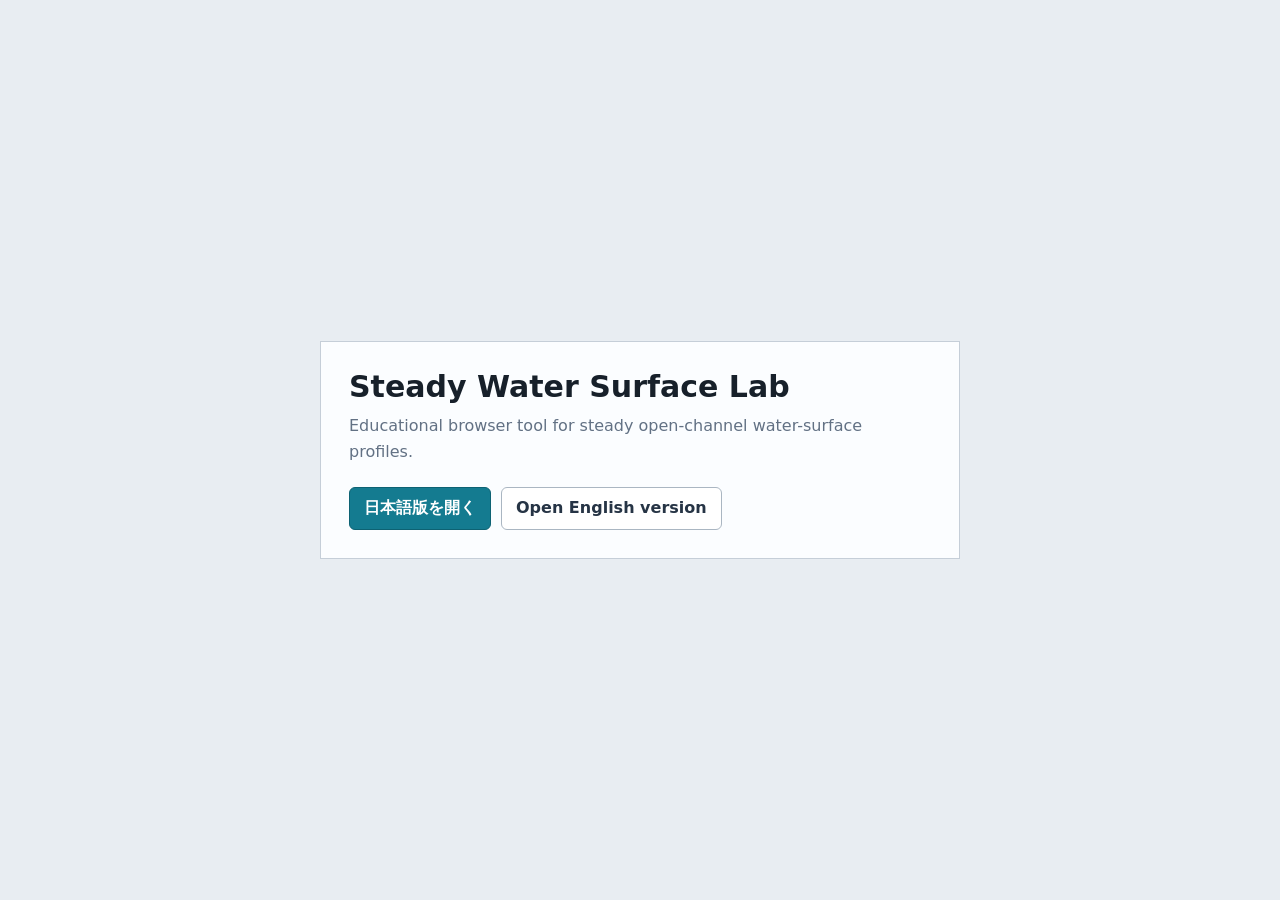
<file: index.html>
<!doctype html>
<html lang="en">
  <head>
    <meta charset="utf-8">
    <meta name="viewport" content="width=device-width, initial-scale=1">
    <title>Steady Water Surface Lab</title>
    <link rel="stylesheet" href="styles.css">
  </head>
  <body>
    <main class="landing">
      <section class="landing-inner">
        <h1>Steady Water Surface Lab</h1>
        <p>Educational browser tool for steady open-channel water-surface profiles.</p>
        <div class="landing-actions">
          <a href="steady.html">日本語版を開く</a>
          <a href="steady-en.html">Open English version</a>
        </div>
      </section>
    </main>
  </body>
</html>
</file>
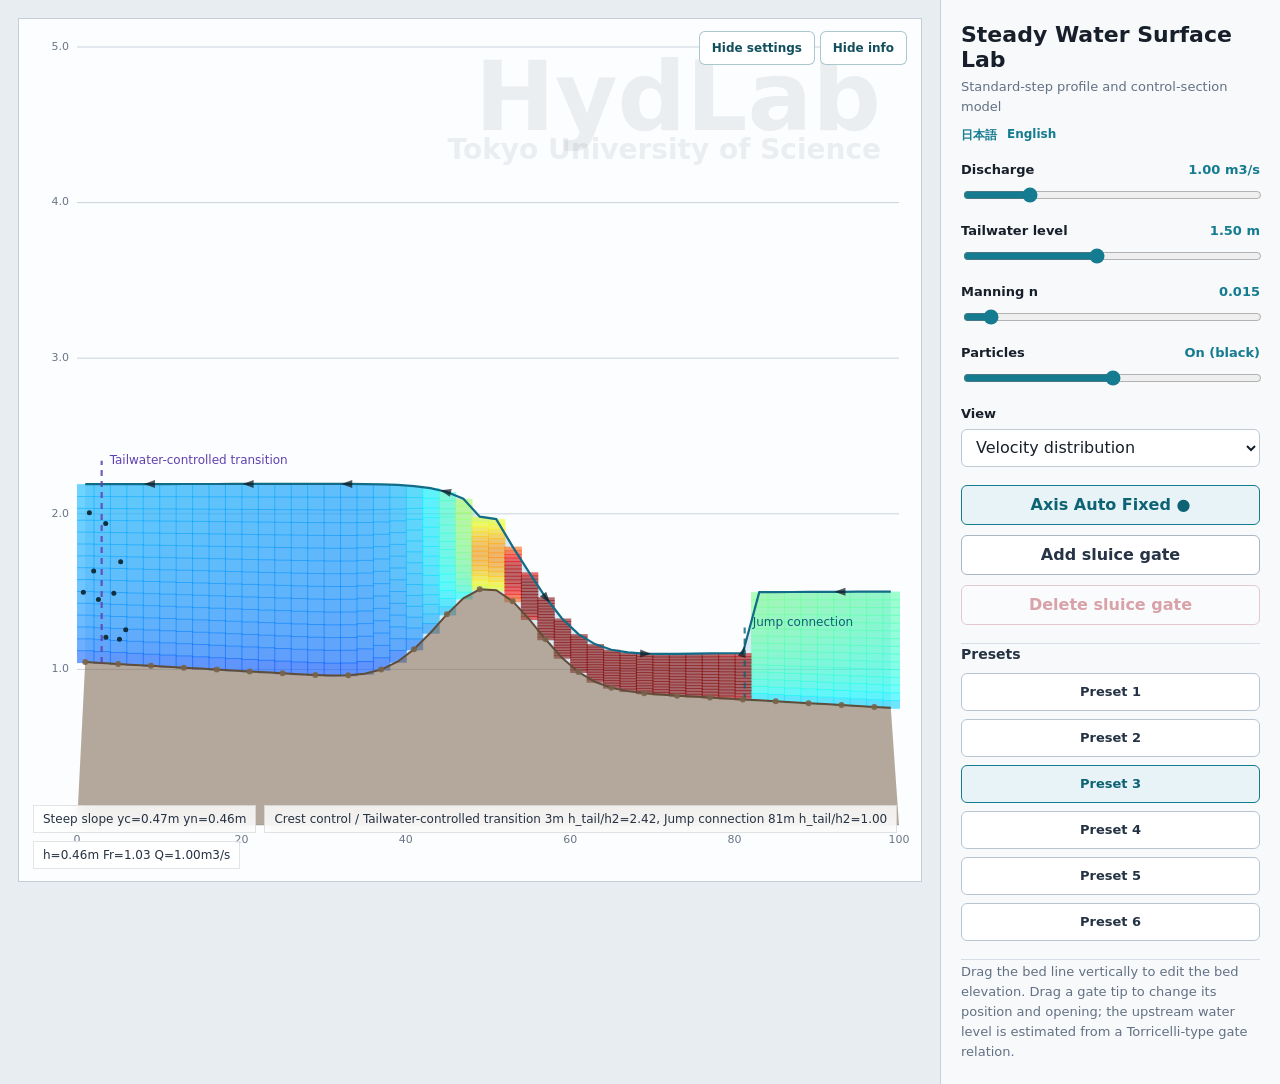
<file: steady-en.html>
<!doctype html>
<html lang="en">
  <head>
    <meta charset="utf-8">
    <meta name="viewport" content="width=device-width, initial-scale=1">
    <title>Steady Water Surface Lab</title>
    <link rel="stylesheet" href="styles.css">
  </head>
  <body>
    <main class="app">
      <section class="stage">
        <div class="canvas-wrap">
          <canvas id="steadyCanvas" aria-label="Steady open-channel water-surface profile"></canvas>
          <button id="togglePanel" class="panel-toggle" type="button">Hide settings</button>
          <button id="toggleHud" class="hud-toggle" type="button">Hide info</button>
          <div class="hud">
            <span id="profileClass">-</span>
            <span id="controlState">-</span>
            <span id="steadyReadout">-</span>
          </div>
        </div>
      </section>

      <aside class="panel" aria-label="Settings">
        <div class="brand">
          <h1>Steady Water Surface Lab</h1>
          <p>Standard-step profile and control-section model</p>
          <div class="lang-links"><a href="steady.html">日本語</a><a href="steady-en.html">English</a></div>
        </div>

        <div class="control">
          <label for="flow">Discharge <output id="flowOut"></output></label>
          <input id="flow" type="range" min="0.15" max="4.2" step="0.01" value="1.85">
        </div>

        <div class="control">
          <label for="tail">Tailwater level <output id="tailOut"></output></label>
          <input id="tail" type="range" min="0.45" max="2.8" step="0.01" value="1.35">
        </div>

        <div class="control">
          <label for="mann">Manning n <output id="mannOut"></output></label>
          <input id="mann" type="range" min="0.012" max="0.055" step="0.001" value="0.027">
        </div>

        <div class="control">
          <label for="particles">Particles <output id="particlesOut"></output></label>
          <input id="particles" type="range" min="0" max="2" step="1" value="1">
        </div>

        <div class="control">
          <label for="viewMode">View</label>
          <select id="viewMode">
            <option value="speed" selected>Velocity distribution</option>
            <option value="froude">Froude number</option>
            <option value="plain">Water surface only</option>
          </select>
        </div>

        <div class="buttons">
          <button id="toggleAxis" class="secondary axis-toggle" type="button">Axis  Auto ●  Fixed</button>
          <button id="addSteadyGate" type="button">Add sluice gate</button>
          <button id="deleteSteadyGate" class="secondary danger" type="button">Delete sluice gate</button>
        </div>

        <div class="preset-group">
          <h2>Presets</h2>
          <div class="preset-grid">
            <button type="button" data-preset="mild-gate-low">Preset 1</button>
            <button type="button" data-preset="mild-gate-high">Preset 2</button>
            <button type="button" data-preset="mild-weir-free">Preset 3</button>
            <button type="button" data-preset="mild-weir-submerged">Preset 4</button>
            <button type="button" data-preset="steep-uniform-low">Preset 5</button>
            <button type="button" data-preset="steep-uniform-high">Preset 6</button>
          </div>
        </div>

        <div class="notes">
          <p>Drag the bed line vertically to edit the bed elevation. Drag a gate tip to change its position and opening; the upstream water level is estimated from a Torricelli-type gate relation.</p>
        </div>
      </aside>
    </main>

    <script src="steady.js"></script>
  </body>
</html>
</file>
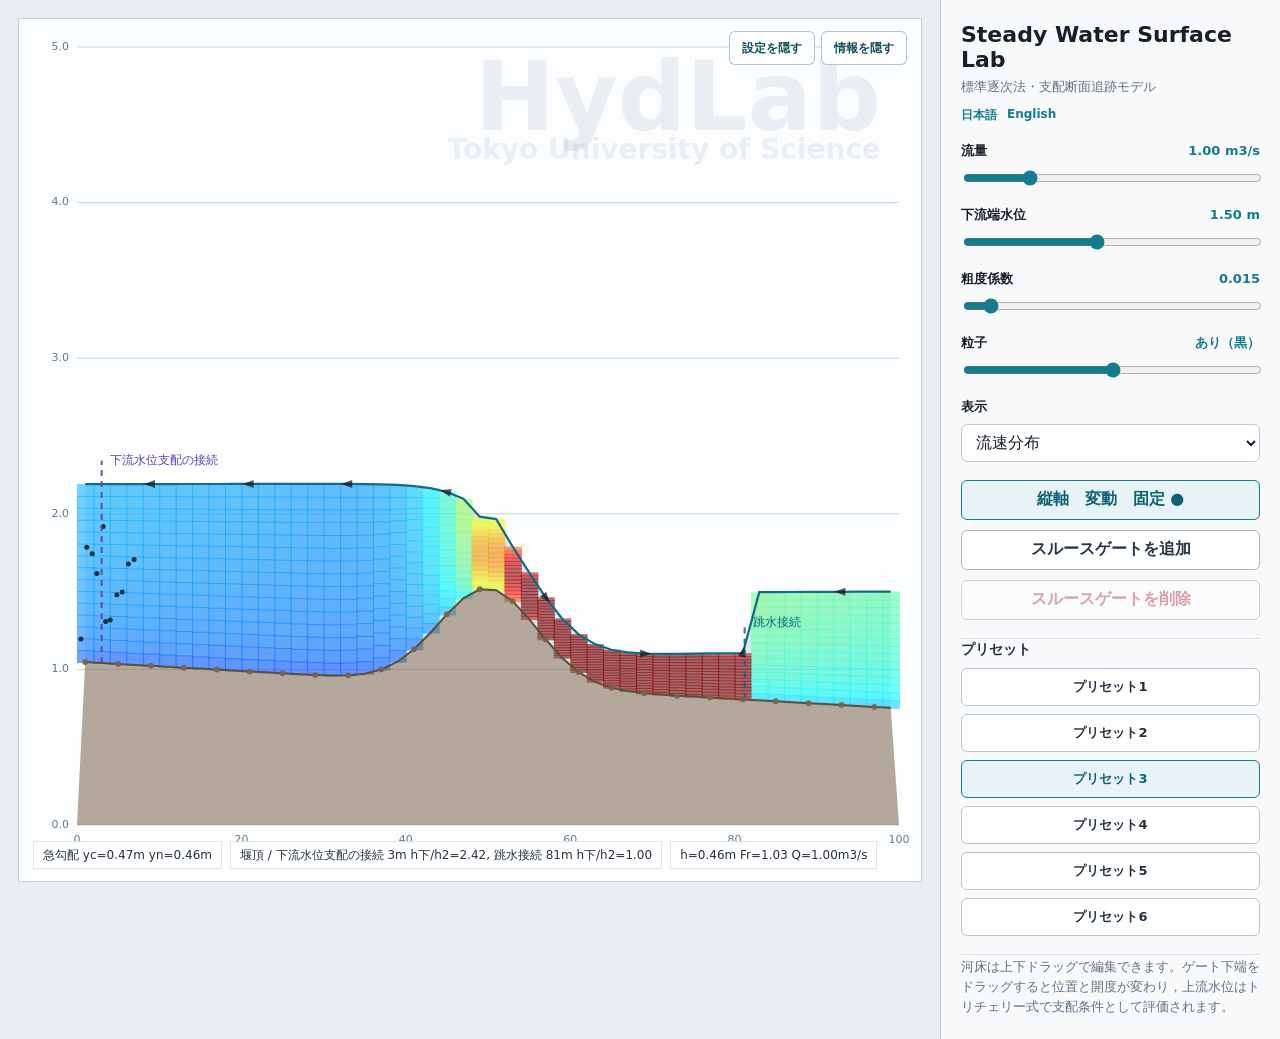
<file: steady-ja.html>
<!doctype html>
<html lang="ja">
  <head>
    <meta charset="utf-8">
    <meta name="viewport" content="width=device-width, initial-scale=1">
    <title>Steady Water Surface Lab</title>
    <link rel="stylesheet" href="styles.css">
  </head>
  <body>
    <main class="app">
      <section class="stage">
        <div class="canvas-wrap">
          <canvas id="steadyCanvas" aria-label="定常開水路水面形"></canvas>
          <button id="togglePanel" class="panel-toggle" type="button">設定を隠す</button>
          <button id="toggleHud" class="hud-toggle" type="button">情報を隠す</button>
          <div class="hud">
            <span id="profileClass">-</span>
            <span id="controlState">-</span>
            <span id="steadyReadout">-</span>
          </div>
        </div>
      </section>

      <aside class="panel" aria-label="設定">
        <div class="brand">
          <h1>Steady Water Surface Lab</h1>
          <p>標準逐次法・支配断面追跡モデル</p>
          <div class="lang-links"><a href="steady.html">日本語</a><a href="steady-en.html">English</a></div>
        </div>

        <div class="control">
          <label for="flow">流量 <output id="flowOut"></output></label>
          <input id="flow" type="range" min="0.15" max="4.2" step="0.01" value="1.85">
        </div>

        <div class="control">
          <label for="tail">下流端水位 <output id="tailOut"></output></label>
          <input id="tail" type="range" min="0.45" max="2.8" step="0.01" value="1.35">
        </div>

        <div class="control">
          <label for="mann">粗度係数 <output id="mannOut"></output></label>
          <input id="mann" type="range" min="0.012" max="0.055" step="0.001" value="0.027">
        </div>

        <div class="control">
          <label for="particles">粒子 <output id="particlesOut"></output></label>
          <input id="particles" type="range" min="0" max="2" step="1" value="1">
        </div>

        <div class="control">
          <label for="viewMode">表示</label>
          <select id="viewMode">
            <option value="speed" selected>流速分布</option>
            <option value="froude">フルード数</option>
            <option value="plain">水面形のみ</option>
          </select>
        </div>

        <div class="buttons">
          <button id="toggleAxis" class="secondary axis-toggle" type="button">縦軸　変動 ●　固定</button>
          <button id="addSteadyGate" type="button">スルースゲートを追加</button>
          <button id="deleteSteadyGate" class="secondary danger" type="button">スルースゲートを削除</button>
        </div>

        <div class="preset-group">
          <h2>プリセット</h2>
          <div class="preset-grid">
            <button type="button" data-preset="mild-gate-low">プリセット1</button>
            <button type="button" data-preset="mild-gate-high">プリセット2</button>
            <button type="button" data-preset="mild-weir-free">プリセット3</button>
            <button type="button" data-preset="mild-weir-submerged">プリセット4</button>
            <button type="button" data-preset="steep-uniform-low">プリセット5</button>
            <button type="button" data-preset="steep-uniform-high">プリセット6</button>
          </div>
        </div>

        <div class="notes">
          <p>河床は上下ドラッグで編集できます。ゲート下端をドラッグすると位置と開度が変わり，上流水位はトリチェリー式で支配条件として評価されます。</p>
        </div>
      </aside>
    </main>

    <script src="steady.js"></script>
  </body>
</html>
</file>
<file: styles.css>
:root {
  color-scheme: light;
  --ink: #17202a;
  --muted: #627184;
  --line: #d6dde5;
  --panel: #f7f9fb;
  --water: #4aa7c8;
  --bed: #79634a;
  --accent: #147b90;
  --danger: #b43945;
}

* {
  box-sizing: border-box;
}

html,
body {
  width: 100%;
  min-height: 100%;
  margin: 0;
}

body {
  font-family: Inter, ui-sans-serif, system-ui, -apple-system, BlinkMacSystemFont, "Segoe UI", sans-serif;
  color: var(--ink);
  background: #e8edf2;
}

.landing {
  display: grid;
  min-height: 100vh;
  place-items: center;
  padding: 24px;
}

.landing-inner {
  width: min(640px, 100%);
  padding: 28px;
  border: 1px solid #c5ced8;
  background: #fbfdff;
}

.landing-inner h1 {
  margin: 0 0 10px;
  font-size: 30px;
  line-height: 1.1;
}

.landing-inner p {
  margin: 0 0 22px;
  color: var(--muted);
  line-height: 1.6;
}

.landing-actions {
  display: flex;
  flex-wrap: wrap;
  gap: 10px;
}

.landing-actions a {
  min-height: 42px;
  padding: 10px 14px;
  border: 1px solid #0d6273;
  border-radius: 6px;
  background: #147b90;
  color: white;
  font-weight: 700;
  text-decoration: none;
}

.landing-actions a + a {
  border-color: #aab6c2;
  background: white;
  color: #263445;
}

.app {
  display: grid;
  grid-template-columns: minmax(0, 1fr) 340px;
  min-height: 100vh;
}

.app.panel-hidden {
  grid-template-columns: minmax(0, 1fr);
}

.app.panel-hidden .panel {
  display: none;
}

.stage {
  min-width: 0;
  padding: 18px;
}

.canvas-wrap {
  position: relative;
  width: 100%;
  height: calc(100vh - 36px);
  min-height: 560px;
  border: 1px solid #c5ced8;
  background: #fbfdff;
  overflow: hidden;
}

canvas {
  display: block;
  width: 100%;
  height: 100%;
  touch-action: none;
  cursor: crosshair;
}

.hud {
  position: absolute;
  left: 14px;
  right: 14px;
  bottom: 12px;
  display: flex;
  flex-wrap: wrap;
  gap: 8px;
  pointer-events: none;
}

.hud-toggle,
.panel-toggle {
  position: absolute;
  top: 12px;
  z-index: 2;
  min-height: 34px;
  padding: 0 12px;
  border-color: rgba(13, 98, 115, 0.35);
  background: rgba(255, 255, 255, 0.88);
  color: #124f5e;
  font-size: 12px;
  backdrop-filter: blur(8px);
}

.hud-toggle {
  right: 14px;
}

.panel-toggle {
  right: 106px;
}

.canvas-wrap.hud-hidden .hud {
  display: none;
}

.hud span {
  min-height: 28px;
  padding: 5px 9px;
  border: 1px solid rgba(23, 32, 42, 0.12);
  background: rgba(255, 255, 255, 0.82);
  color: #253242;
  font-size: 12px;
  line-height: 16px;
  backdrop-filter: blur(8px);
}

.panel {
  display: flex;
  flex-direction: column;
  gap: 18px;
  padding: 22px 20px;
  border-left: 1px solid #c8d1da;
  background: var(--panel);
  overflow-y: auto;
}

.brand h1 {
  margin: 0 0 4px;
  font-size: 22px;
  line-height: 1.15;
  letter-spacing: 0;
}

.brand p,
.notes p {
  margin: 0;
  color: var(--muted);
  font-size: 13px;
  line-height: 1.55;
}

.lang-links {
  display: flex;
  gap: 10px;
  margin-top: 10px;
  font-size: 12px;
}

.lang-links a {
  color: var(--accent);
  text-decoration: none;
  font-weight: 700;
}

.lang-links a:hover {
  text-decoration: underline;
}

.control {
  display: grid;
  gap: 8px;
}

label {
  display: flex;
  align-items: center;
  justify-content: space-between;
  gap: 12px;
  font-size: 13px;
  font-weight: 650;
}

output {
  min-width: 68px;
  color: var(--accent);
  text-align: right;
  font-variant-numeric: tabular-nums;
}

input[type="range"] {
  width: 100%;
  accent-color: var(--accent);
}

select {
  width: 100%;
  min-height: 38px;
  padding: 0 10px;
  border: 1px solid #bfc9d4;
  border-radius: 6px;
  background: white;
  color: var(--ink);
  font: inherit;
}

.toggles {
  display: grid;
  grid-template-columns: 1fr 1fr;
  gap: 10px;
}

.toggles label {
  justify-content: flex-start;
  min-height: 38px;
  padding: 0 10px;
  border: 1px solid #c8d1da;
  border-radius: 6px;
  background: white;
}

.buttons {
  display: grid;
  grid-template-columns: 1fr;
  gap: 10px;
}

button {
  min-height: 40px;
  border: 1px solid #0d6273;
  border-radius: 6px;
  background: #147b90;
  color: white;
  font: inherit;
  font-weight: 700;
  cursor: pointer;
}

button + button {
  border-color: #aab6c2;
  background: white;
  color: #263445;
}

button.secondary {
  border-color: #aab6c2;
  background: white;
  color: #263445;
}

button.secondary.active {
  border-color: #147b90;
  background: #e7f3f6;
  color: #0d6273;
}

button.danger {
  border-color: #c79097;
  color: var(--danger);
}

button:active {
  transform: translateY(1px);
}

button:disabled {
  cursor: default;
  opacity: 0.45;
  transform: none;
}

.preset-group {
  display: grid;
  gap: 10px;
  padding-top: 2px;
  border-top: 1px solid var(--line);
}

.preset-group h2 {
  margin: 0;
  color: #253242;
  font-size: 14px;
  line-height: 1.2;
}

.preset-grid {
  display: grid;
  grid-template-columns: 1fr;
  gap: 8px;
}

.preset-grid button {
  min-height: 38px;
  border-color: #b9c6d2;
  background: white;
  color: #243243;
  font-size: 13px;
  text-align: center;
  padding: 0 11px;
}

.preset-grid button.active {
  border-color: #147b90;
  background: #e7f3f6;
  color: #0d6273;
}

.notes {
  padding-top: 2px;
  border-top: 1px solid var(--line);
}

@media (max-width: 920px) {
  .app {
    grid-template-columns: minmax(150px, 1fr) minmax(220px, 44vw);
    min-height: 100svh;
  }

  .app.panel-hidden {
    grid-template-columns: 1fr;
  }

  .stage {
    padding: 8px;
  }

  .canvas-wrap {
    height: calc(100svh - 16px);
    min-height: 0;
  }

  .hud {
    top: 52px;
    bottom: auto;
    align-content: flex-start;
  }

  .hud span {
    max-width: 100%;
  }

  .panel {
    gap: 12px;
    max-height: 100svh;
    padding: 12px;
    border-left: 1px solid #c8d1da;
    border-top: 0;
  }

  .brand h1 {
    font-size: 16px;
  }

  .brand p,
  .notes {
    display: none;
  }

  .buttons {
    gap: 7px;
  }

  button {
    min-height: 36px;
    font-size: 13px;
  }

  .preset-grid {
    gap: 7px;
  }
}
</file>
